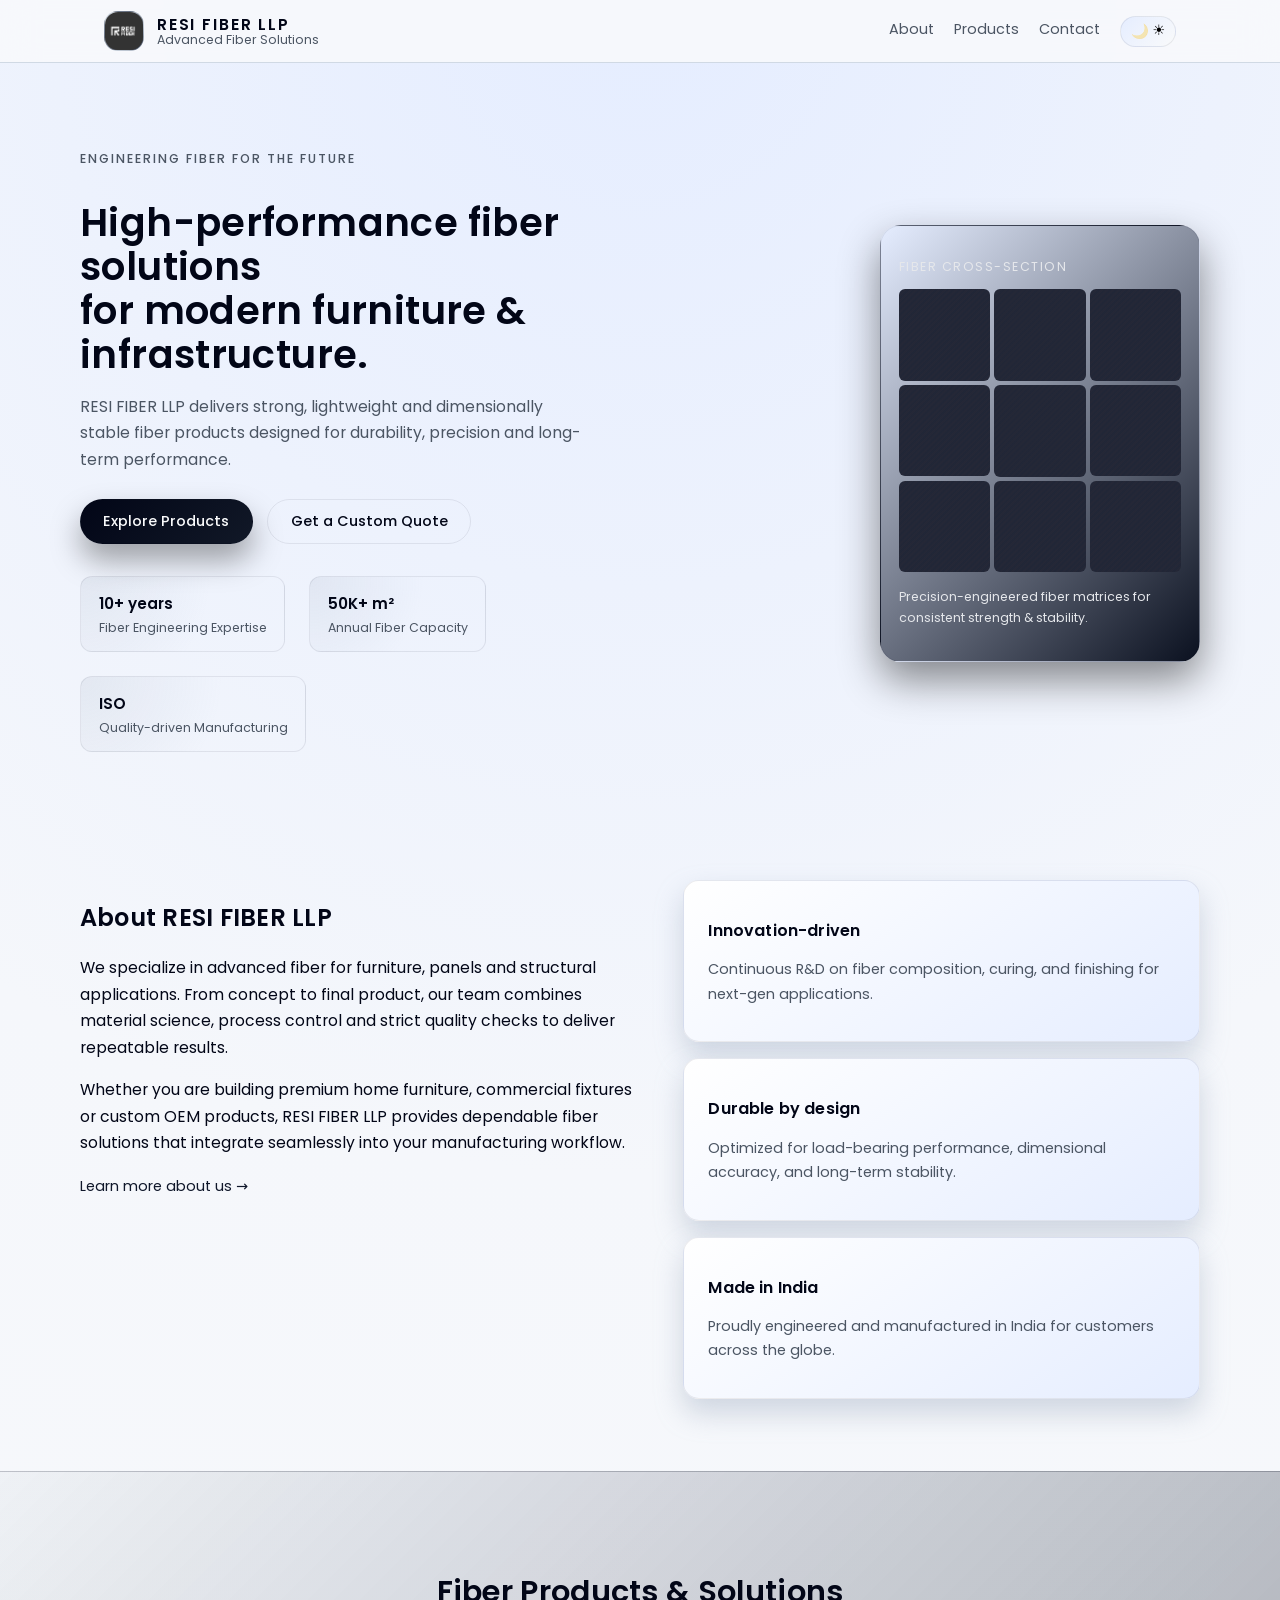
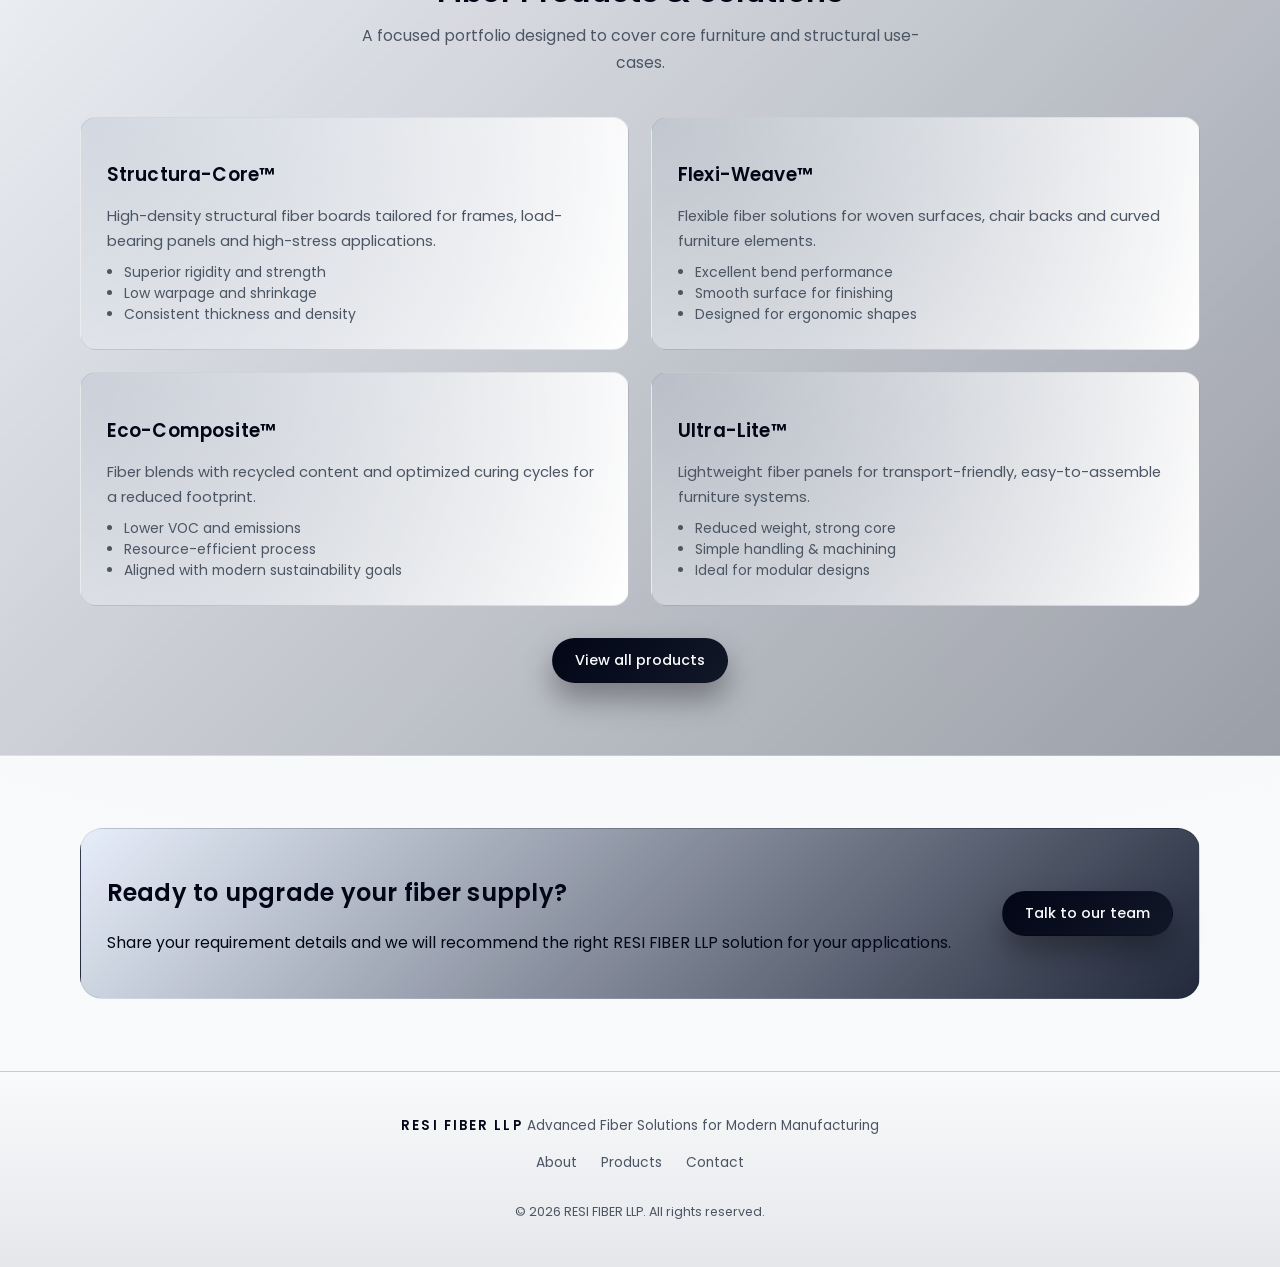
<file: index.html>
<!DOCTYPE html>
<html lang="en" data-page="home">
<head>
  <meta charset="UTF-8" />
  <meta name="viewport" content="width=device-width, initial-scale=1.0" />
  <title>RESI FIBER LLP | Advanced Fiber Solutions</title>
  <link rel="stylesheet" href="styles.css" />
  <link rel="preconnect" href="https://fonts.googleapis.com" />
  <link rel="preconnect" href="https://fonts.gstatic.com" crossorigin />
  <link
    href="https://fonts.googleapis.com/css2?family=Poppins:wght@300;400;500;600;700&display=swap"
    rel="stylesheet"
  />
</head>
<body data-theme="dark">
  <!-- Navbar -->
  <header class="site-header">
    <div class="nav-container">
      <a href="index.html" class="brand">
        <div class="brand-logo">
          <img src="assets/logo.jpg" alt="RESI FIBER LLP Logo" />
        </div>
        <div class="brand-text">
          <span class="brand-title">RESI FIBER LLP</span>
          <span class="brand-subtitle">Advanced Fiber Solutions</span>
        </div>
      </a>

      <button class="nav-toggle" id="navToggle" aria-label="Toggle navigation">
        <span></span><span></span><span></span>
      </button>

      <nav class="nav-links" id="navLinks">
        <a href="about.html">About</a>
        <a href="products.html">Products</a>
        <a href="contact.html">Contact</a>
        <button class="theme-toggle" id="themeToggle" aria-label="Toggle theme">
          <span class="theme-icon theme-icon-moon">🌙</span>
          <span class="theme-icon theme-icon-sun">☀️</span>
        </button>
      </nav>
    </div>
  </header>

  <!-- Hero Section -->
  <main>
    <section class="hero">
      <div class="hero-inner container">
        <div class="hero-copy">
          <p class="eyebrow">ENGINEERING FIBER FOR THE FUTURE</p>
          <h1>
            High-performance fiber solutions<br />
            for modern furniture & infrastructure.
          </h1>
          <p class="hero-subtitle">
            RESI FIBER LLP delivers strong, lightweight and dimensionally stable
            fiber products designed for durability, precision and long-term performance.
          </p>
          <div class="hero-actions">
            <a href="products.html" class="btn btn-primary">Explore Products</a>
            <a href="contact.html#contact-form" class="btn btn-ghost">
              Get a Custom Quote
            </a>
          </div>

          <div class="hero-stats">
            <div class="stat">
              <span class="stat-number">10+ years</span>
              <span class="stat-label">Fiber Engineering Expertise</span>
            </div>
            <div class="stat">
              <span class="stat-number">50K+ m²</span>
              <span class="stat-label">Annual Fiber Capacity</span>
            </div>
            <div class="stat">
              <span class="stat-number">ISO</span>
              <span class="stat-label">Quality-driven Manufacturing</span>
            </div>
          </div>
        </div>

        <div class="hero-visual">
          <div class="hero-card">
            <p class="hero-card-label">Fiber Cross-Section</p>
            <div class="hero-grid">
              <div class="grid-cell"></div>
              <div class="grid-cell"></div>
              <div class="grid-cell"></div>
              <div class="grid-cell"></div>
              <div class="grid-cell"></div>
              <div class="grid-cell"></div>
              <div class="grid-cell"></div>
              <div class="grid-cell"></div>
              <div class="grid-cell"></div>
            </div>
            <p class="hero-card-caption">
              Precision-engineered fiber matrices for consistent strength & stability.
            </p>
          </div>
        </div>
      </div>
    </section>

    <!-- About Teaser -->
    <section class="section section-split container">
      <div class="section-text">
        <h2>About RESI FIBER LLP</h2>
        <p>
          We specialize in advanced fiber for furniture, panels and structural
          applications. From concept to final product, our team combines material
          science, process control and strict quality checks to deliver repeatable results.
        </p>
        <p>
          Whether you are building premium home furniture, commercial fixtures or
          custom OEM products, RESI FIBER LLP provides dependable fiber solutions
          that integrate seamlessly into your manufacturing workflow.
        </p>
        <a href="about.html" class="link-inline">Learn more about us →</a>
      </div>

      <div class="section-card-list">
        <article class="feature-card">
          <h3>Innovation-driven</h3>
          <p>
            Continuous R&amp;D on fiber composition, curing, and finishing for next-gen applications.
          </p>
        </article>

        <article class="feature-card">
          <h3>Durable by design</h3>
          <p>
            Optimized for load-bearing performance, dimensional accuracy, and long-term stability.
          </p>
        </article>

        <article class="feature-card">
          <h3>Made in India</h3>
          <p>
            Proudly engineered and manufactured in India for customers across the globe.
          </p>
        </article>
      </div>
    </section>

    <!-- Product Highlights -->
    <section class="section section-alt">
      <div class="container">
        <div class="section-heading">
          <h2>Fiber Products &amp; Solutions</h2>
          <p>
            A focused portfolio designed to cover core furniture and structural use-cases.
          </p>
        </div>

        <div class="cards-grid">
          <article class="product-card">
            <h3>Structura-Core™</h3>
            <p>
              High-density structural fiber boards tailored for frames, load-bearing panels and
              high-stress applications.
            </p>
            <ul>
              <li>Superior rigidity and strength</li>
              <li>Low warpage and shrinkage</li>
              <li>Consistent thickness and density</li>
            </ul>
          </article>

          <article class="product-card">
            <h3>Flexi-Weave™</h3>
            <p>
              Flexible fiber solutions for woven surfaces, chair backs and curved furniture elements.
            </p>
            <ul>
              <li>Excellent bend performance</li>
              <li>Smooth surface for finishing</li>
              <li>Designed for ergonomic shapes</li>
            </ul>
          </article>

          <article class="product-card">
            <h3>Eco-Composite™</h3>
            <p>
              Fiber blends with recycled content and optimized curing cycles for a reduced footprint.
            </p>
            <ul>
              <li>Lower VOC and emissions</li>
              <li>Resource-efficient process</li>
              <li>Aligned with modern sustainability goals</li>
            </ul>
          </article>

          <article class="product-card">
            <h3>Ultra-Lite™</h3>
            <p>
              Lightweight fiber panels for transport-friendly, easy-to-assemble furniture systems.
            </p>
            <ul>
              <li>Reduced weight, strong core</li>
              <li>Simple handling &amp; machining</li>
              <li>Ideal for modular designs</li>
            </ul>
          </article>
        </div>

        <div class="section-cta">
          <a href="products.html" class="btn btn-primary">View all products</a>
        </div>
      </div>
    </section>

    <!-- CTA -->
    <section class="section">
      <div class="container cta-banner">
        <div>
          <h2>Ready to upgrade your fiber supply?</h2>
          <p>
            Share your requirement details and we will recommend the right
            RESI FIBER LLP solution for your applications.
          </p>
        </div>
        <a href="contact.html#contact-form" class="btn btn-primary">Talk to our team</a>
      </div>
    </section>
  </main>

  <!-- Footer -->
  <footer class="site-footer">
    <div class="container footer-inner">
      <div class="footer-brand">
        <span class="footer-title">RESI FIBER LLP</span>
        <span class="footer-tagline">Advanced Fiber Solutions for Modern Manufacturing</span>
      </div>
      <div class="footer-links">
        <a href="about.html">About</a>
        <a href="products.html">Products</a>
        <a href="contact.html">Contact</a>
      </div>
      <p class="footer-meta">
        © <span id="yearSpan"></span> RESI FIBER LLP. All rights reserved.
      </p>
    </div>
  </footer>

  <script src="script.js"></script>
</body>
</html>
</file>
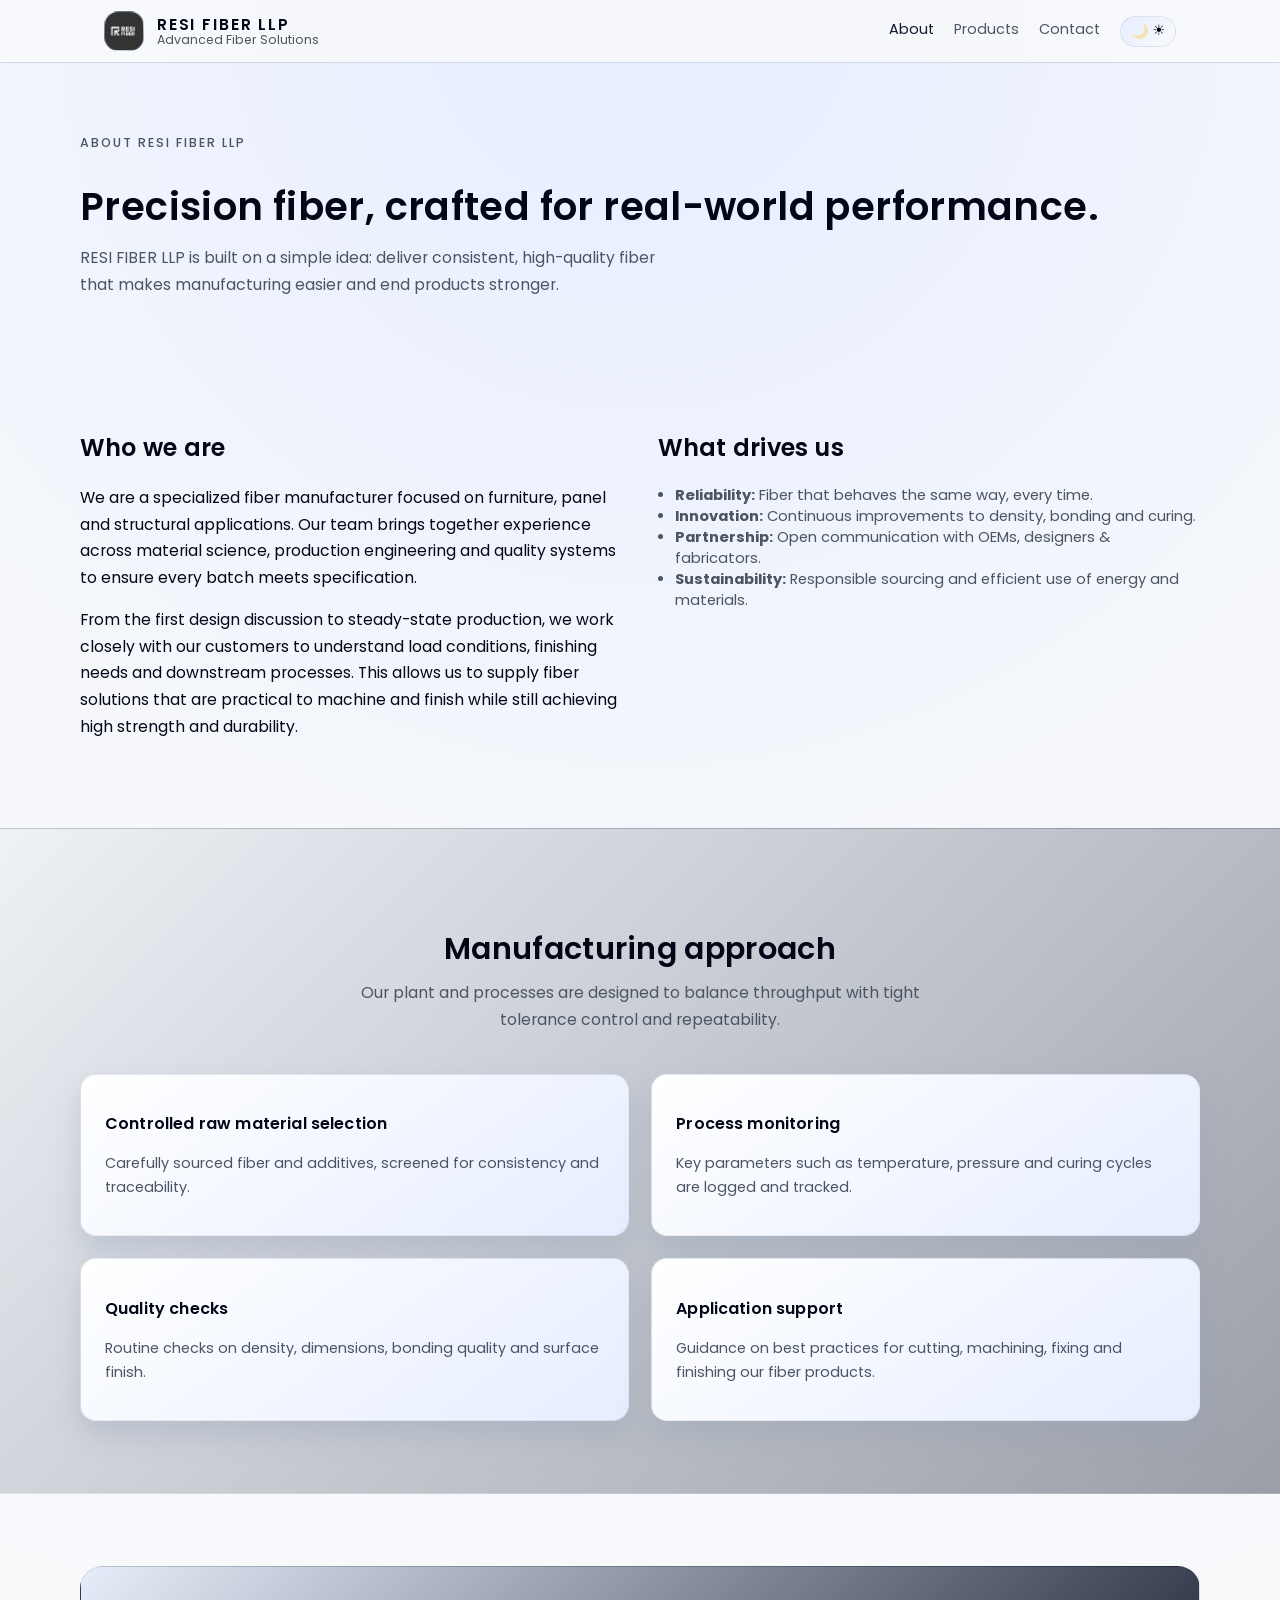
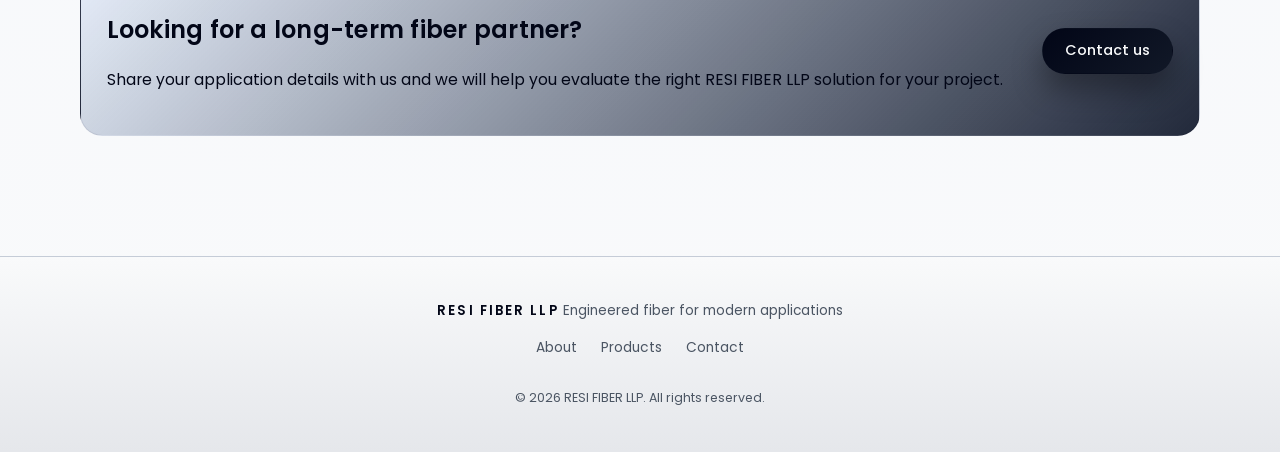
<file: about.html>
<!DOCTYPE html>
<html lang="en" data-page="about">
<head>
  <meta charset="UTF-8" />
  <meta name="viewport" content="width=device-width, initial-scale=1.0" />
  <title>About | RESI FIBER LLP</title>
  <link rel="stylesheet" href="styles.css" />
  <link rel="preconnect" href="https://fonts.googleapis.com" />
  <link rel="preconnect" href="https://fonts.gstatic.com" crossorigin />
  <link
    href="https://fonts.googleapis.com/css2?family=Poppins:wght@300;400;500;600;700&display=swap"
    rel="stylesheet"
  />
</head>
<body data-theme="dark">
  <!-- Navbar -->
  <header class="site-header">
    <div class="nav-container">
      <a href="index.html" class="brand">
        <div class="brand-logo">
          <img src="assets/logo.jpg" alt="RESI FIBER LLP Logo" />
        </div>
        <div class="brand-text">
          <span class="brand-title">RESI FIBER LLP</span>
          <span class="brand-subtitle">Advanced Fiber Solutions</span>
        </div>
      </a>

      <button class="nav-toggle" id="navToggle" aria-label="Toggle navigation">
        <span></span><span></span><span></span>
      </button>

      <nav class="nav-links" id="navLinks">
        <a href="about.html" class="nav-link-active">About</a>
        <a href="products.html">Products</a>
        <a href="contact.html">Contact</a>
        <button class="theme-toggle" id="themeToggle" aria-label="Toggle theme">
          <span class="theme-icon theme-icon-moon">🌙</span>
          <span class="theme-icon theme-icon-sun">☀️</span>
        </button>
      </nav>
    </div>
  </header>

  <main class="page-main">
    <section class="page-hero container">
      <p class="eyebrow">ABOUT RESI FIBER LLP</p>
      <h1>Precision fiber, crafted for real-world performance.</h1>
      <p class="page-hero-subtitle">
        RESI FIBER LLP is built on a simple idea: deliver consistent, high-quality fiber
        that makes manufacturing easier and end products stronger.
      </p>
    </section>

    <section class="section container two-column">
      <div>
        <h2>Who we are</h2>
        <p>
          We are a specialized fiber manufacturer focused on furniture, panel and structural
          applications. Our team brings together experience across material science,
          production engineering and quality systems to ensure every batch meets specification.
        </p>
        <p>
          From the first design discussion to steady-state production, we work closely with
          our customers to understand load conditions, finishing needs and downstream processes.
          This allows us to supply fiber solutions that are practical to machine and finish
          while still achieving high strength and durability.
        </p>
      </div>
      <div>
        <h2>What drives us</h2>
        <ul class="bullet-list">
          <li><strong>Reliability:</strong> Fiber that behaves the same way, every time.</li>
          <li><strong>Innovation:</strong> Continuous improvements to density, bonding and curing.</li>
          <li><strong>Partnership:</strong> Open communication with OEMs, designers &amp; fabricators.</li>
          <li><strong>Sustainability:</strong> Responsible sourcing and efficient use of energy and materials.</li>
        </ul>
      </div>
    </section>

    <section class="section section-alt">
      <div class="container">
        <div class="section-heading">
          <h2>Manufacturing approach</h2>
          <p>
            Our plant and processes are designed to balance throughput with tight tolerance
            control and repeatability.
          </p>
        </div>

        <div class="cards-grid">
          <article class="feature-card">
            <h3>Controlled raw material selection</h3>
            <p>
              Carefully sourced fiber and additives, screened for consistency and traceability.
            </p>
          </article>

          <article class="feature-card">
            <h3>Process monitoring</h3>
            <p>
              Key parameters such as temperature, pressure and curing cycles are logged and tracked.
            </p>
          </article>

          <article class="feature-card">
            <h3>Quality checks</h3>
            <p>
              Routine checks on density, dimensions, bonding quality and surface finish.
            </p>
          </article>

          <article class="feature-card">
            <h3>Application support</h3>
            <p>
              Guidance on best practices for cutting, machining, fixing and finishing our fiber products.
            </p>
          </article>
        </div>
      </div>
    </section>

    <section class="section container">
      <div class="cta-banner">
        <div>
          <h2>Looking for a long-term fiber partner?</h2>
          <p>
            Share your application details with us and we will help you evaluate the
            right RESI FIBER LLP solution for your project.
          </p>
        </div>
        <a href="contact.html" class="btn btn-primary">Contact us</a>
      </div>
    </section>
  </main>

  <footer class="site-footer">
    <div class="container footer-inner">
      <div class="footer-brand">
        <span class="footer-title">RESI FIBER LLP</span>
        <span class="footer-tagline">Engineered fiber for modern applications</span>
      </div>
      <div class="footer-links">
        <a href="about.html">About</a>
        <a href="products.html">Products</a>
        <a href="contact.html">Contact</a>
      </div>
      <p class="footer-meta">
        © <span id="yearSpan"></span> RESI FIBER LLP. All rights reserved.
      </p>
    </div>
  </footer>

  <script src="script.js"></script>
</body>
</html>
</file>
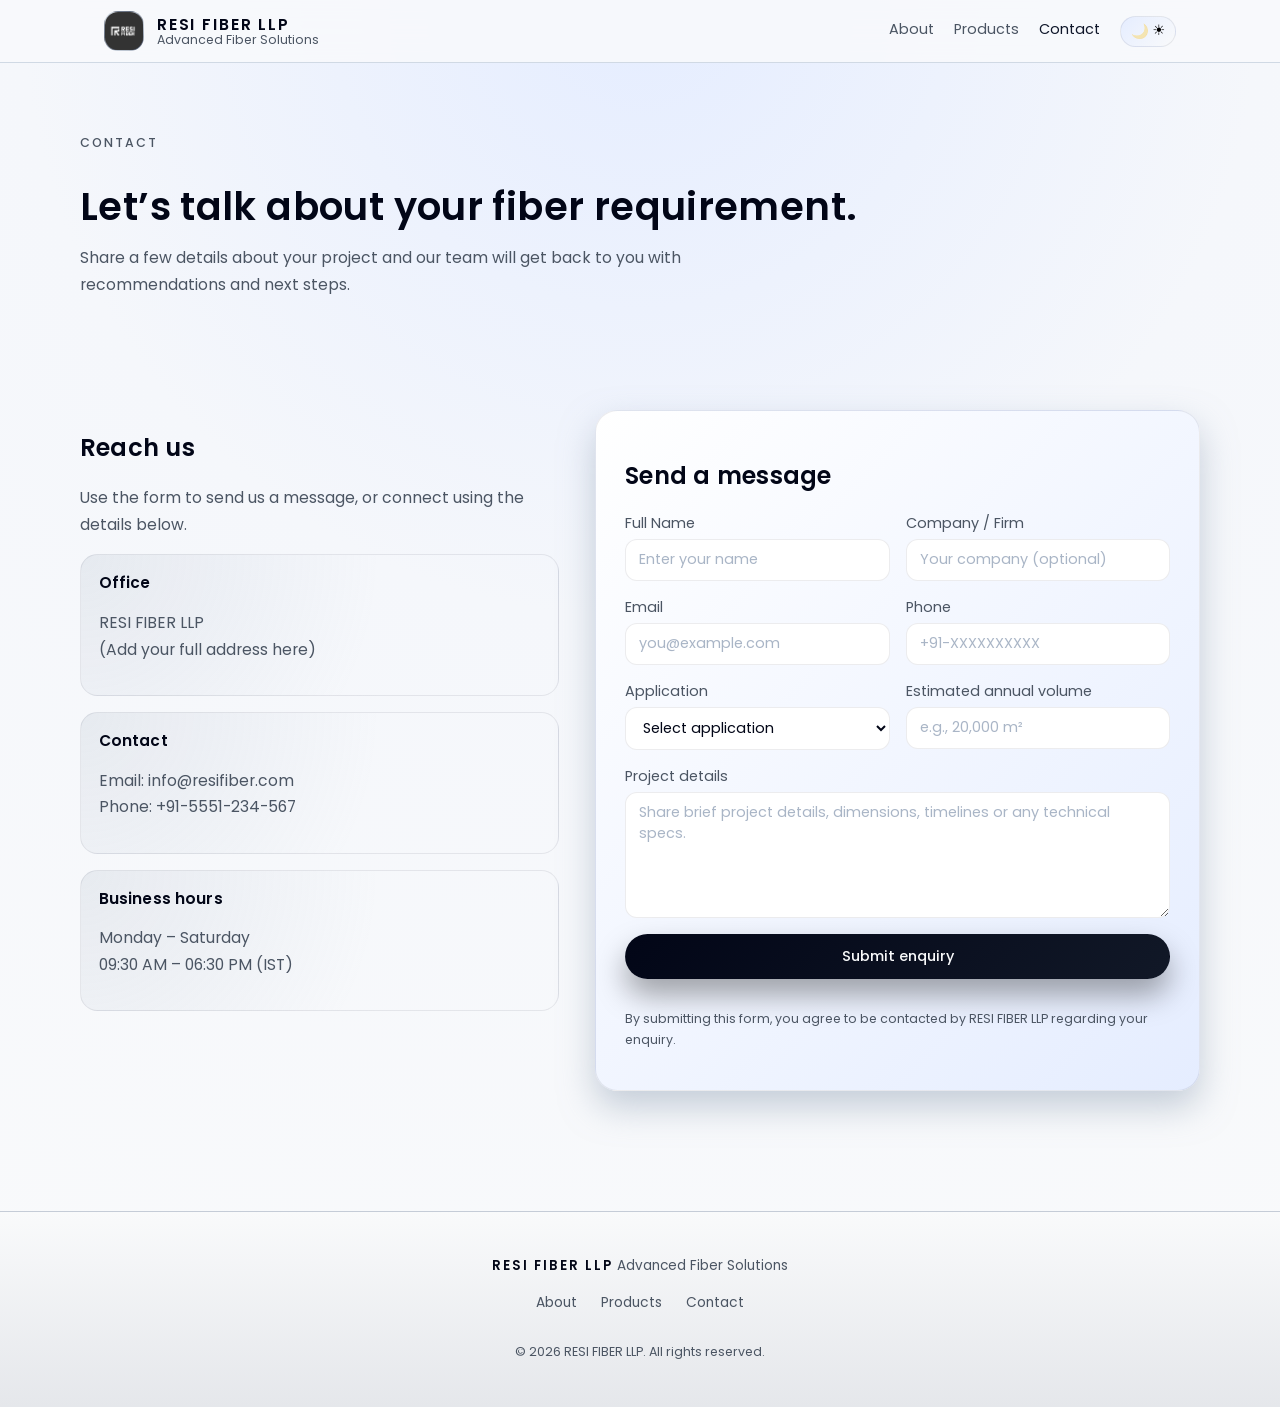
<file: contact.html>
<!DOCTYPE html>
<html lang="en" data-page="contact">
<head>
  <meta charset="UTF-8" />
  <meta name="viewport" content="width=device-width, initial-scale=1.0" />
  <title>Contact | RESI FIBER LLP</title>
  <link rel="stylesheet" href="styles.css" />
  <link rel="preconnect" href="https://fonts.googleapis.com" />
  <link rel="preconnect" href="https://fonts.gstatic.com" crossorigin />
  <link
    href="https://fonts.googleapis.com/css2?family=Poppins:wght@300;400;500;600;700&display=swap"
    rel="stylesheet"
  />
</head>
<body data-theme="dark">
  <!-- Navbar -->
  <header class="site-header">
    <div class="nav-container">
      <a href="index.html" class="brand">
        <div class="brand-logo">
          <img src="assets/logo.jpg" alt="RESI FIBER LLP Logo" />
        </div>
        <div class="brand-text">
          <span class="brand-title">RESI FIBER LLP</span>
          <span class="brand-subtitle">Advanced Fiber Solutions</span>
        </div>
      </a>

      <button class="nav-toggle" id="navToggle" aria-label="Toggle navigation">
        <span></span><span></span><span></span>
      </button>

      <nav class="nav-links" id="navLinks">
        <a href="about.html">About</a>
        <a href="products.html">Products</a>
        <a href="contact.html" class="nav-link-active">Contact</a>
        <button class="theme-toggle" id="themeToggle" aria-label="Toggle theme">
          <span class="theme-icon theme-icon-moon">🌙</span>
          <span class="theme-icon theme-icon-sun">☀️</span>
        </button>
      </nav>
    </div>
  </header>

  <main class="page-main">
    <section class="page-hero container">
      <p class="eyebrow">CONTACT</p>
      <h1>Let’s talk about your fiber requirement.</h1>
      <p class="page-hero-subtitle">
        Share a few details about your project and our team will get back to you
        with recommendations and next steps.
      </p>
    </section>

    <section class="section container contact-layout">
      <div class="contact-info">
        <h2>Reach us</h2>
        <p>
          Use the form to send us a message, or connect using the details below.
        </p>

        <div class="contact-card">
          <h3>Office</h3>
          <p>
            RESI FIBER LLP<br />
            (Add your full address here)
          </p>
        </div>

        <div class="contact-card">
          <h3>Contact</h3>
          <p>
            Email: <a href="mailto:info@resifiber.com">info@resifiber.com</a><br />
            Phone: <a href="tel:+915551234567">+91-5551-234-567</a>
          </p>
        </div>

        <div class="contact-card">
          <h3>Business hours</h3>
          <p>Monday – Saturday<br />09:30 AM – 06:30 PM (IST)</p>
        </div>
      </div>

      <div class="contact-form-wrapper" id="contact-form">
        <h2>Send a message</h2>
        <!-- Static form – you can wire this to backend or services like Formspree -->
        <form class="contact-form" action="mailto:info@resifiber.com" method="post" enctype="text/plain">
          <div class="form-row">
            <div class="form-field">
              <label for="name">Full Name</label>
              <input type="text" id="name" name="name" placeholder="Enter your name" required />
            </div>
            <div class="form-field">
              <label for="company">Company / Firm</label>
              <input type="text" id="company" name="company" placeholder="Your company (optional)" />
            </div>
          </div>

          <div class="form-row">
            <div class="form-field">
              <label for="email">Email</label>
              <input type="email" id="email" name="email" placeholder="you@example.com" required />
            </div>
            <div class="form-field">
              <label for="phone">Phone</label>
              <input type="tel" id="phone" name="phone" placeholder="+91-XXXXXXXXXX" />
            </div>
          </div>

          <div class="form-row">
            <div class="form-field">
              <label for="application">Application</label>
              <select id="application" name="application">
                <option value="">Select application</option>
                <option value="furniture-frames">Furniture frames &amp; structures</option>
                <option value="panels-surfaces">Panels &amp; surfaces</option>
                <option value="decor-elements">Decorative / design elements</option>
                <option value="custom-oem">Custom OEM requirement</option>
              </select>
            </div>
            <div class="form-field">
              <label for="annual-volume">Estimated annual volume</label>
              <input
                type="text"
                id="annual-volume"
                name="annual-volume"
                placeholder="e.g., 20,000 m²"
              />
            </div>
          </div>

          <div class="form-field">
            <label for="message">Project details</label>
            <textarea
              id="message"
              name="message"
              rows="5"
              placeholder="Share brief project details, dimensions, timelines or any technical specs."
              required
            ></textarea>
          </div>

          <button type="submit" class="btn btn-primary">Submit enquiry</button>
          <p class="form-note">
            By submitting this form, you agree to be contacted by RESI FIBER LLP regarding your enquiry.
          </p>
        </form>
      </div>
    </section>
  </main>

  <footer class="site-footer">
    <div class="container footer-inner">
      <div class="footer-brand">
        <span class="footer-title">RESI FIBER LLP</span>
        <span class="footer-tagline">Advanced Fiber Solutions</span>
      </div>
      <div class="footer-links">
        <a href="about.html">About</a>
        <a href="products.html">Products</a>
        <a href="contact.html">Contact</a>
      </div>
      <p class="footer-meta">
        © <span id="yearSpan"></span> RESI FIBER LLP. All rights reserved.
      </p>
    </div>
  </footer>

  <script src="script.js"></script>
</body>
</html>
</file>
<file: styles.css>
/* ========== Root & Theme Tokens ========== */
:root {
  --font-main: "Poppins", system-ui, -apple-system, BlinkMacSystemFont, "Segoe UI",
    sans-serif;
  --radius-lg: 1rem;
  --radius-md: 0.75rem;
  --radius-pill: 999px;
  --shadow-soft: 0 18px 40px rgba(0, 0, 0, 0.45);
  --transition-fast: 0.2s ease;
}

/* Dark mode (default) inspired by logo */
body[data-theme="dark"] {
  --bg: #050507;
  --bg-elevated: #111217;
  --bg-subtle: #181924;
  --text-main: #f9fafb;
  --text-muted: #9ca3af;
  --accent: #ffffff;
  --accent-soft: #e5e7eb;
  --border-subtle: rgba(255, 255, 255, 0.07);
}

/* Light mode */
body[data-theme="light"] {
  --bg: #f5f7fb;
  --bg-elevated: #ffffff;
  --bg-subtle: #e5e7f0;
  --text-main: #020617;
  --text-muted: #4b5563;
  --accent: #020617;
  --accent-soft: #0f172a;
  --border-subtle: rgba(15, 23, 42, 0.08);
}

/* ========== Global Reset ========== */
*,
*::before,
*::after {
  box-sizing: border-box;
}

html,
body {
  margin: 0;
  padding: 0;
}

body {
  min-height: 100vh;
  font-family: var(--font-main);
  background: radial-gradient(circle at top, #1e1f2c 0, var(--bg) 42%, #020208 100%);
  color: var(--text-main);
  -webkit-font-smoothing: antialiased;
}

/* Background in light mode */
body[data-theme="light"] {
  background: radial-gradient(circle at top, #e5edff 0, var(--bg) 40%, #f9fafb 100%);
}

img {
  max-width: 100%;
  display: block;
}

a {
  color: inherit;
  text-decoration: none;
}

button {
  font-family: inherit;
}

/* ========== Layout Helpers ========== */
.container {
  width: min(1120px, 100% - 3rem);
  margin-inline: auto;
}

.section {
  padding: 4.5rem 0;
}

.section-alt {
  background: linear-gradient(
    135deg,
    rgba(148, 163, 184, 0.08),
    rgba(15, 23, 42, 0.4)
  );
  border-top: 1px solid var(--border-subtle);
  border-bottom: 1px solid var(--border-subtle);
}

.section-heading {
  text-align: center;
  margin-bottom: 2.5rem;
}

.section-heading h2 {
  font-size: clamp(1.9rem, 2.2vw, 2.2rem);
  margin-bottom: 0.5rem;
}

.section-heading p {
  color: var(--text-muted);
  max-width: 36rem;
  margin: 0.25rem auto 0;
}

/* ========== Typography ========== */
h1,
h2,
h3,
h4 {
  font-weight: 600;
  letter-spacing: 0.01em;
}

h1 {
  font-size: clamp(2.1rem, 3vw, 2.8rem);
  line-height: 1.15;
  margin-bottom: 1rem;
}

p {
  line-height: 1.7;
  font-size: 0.98rem;
}

.eyebrow {
  font-size: 0.78rem;
  letter-spacing: 0.16em;
  text-transform: uppercase;
  font-weight: 500;
  color: var(--text-muted);
  margin-bottom: 0.75rem;
}

.link-inline {
  display: inline-flex;
  align-items: center;
  gap: 0.25rem;
  font-size: 0.9rem;
  color: var(--accent-soft);
}

/* ========== Buttons ========== */
.btn {
  display: inline-flex;
  align-items: center;
  justify-content: center;
  padding: 0.7rem 1.4rem;
  border-radius: var(--radius-pill);
  border: 1px solid transparent;
  font-size: 0.9rem;
  font-weight: 500;
  cursor: pointer;
  transition: background var(--transition-fast), color var(--transition-fast),
    box-shadow var(--transition-fast), transform var(--transition-fast),
    border-color var(--transition-fast);
  white-space: nowrap;
}

.btn-primary {
  background: linear-gradient(135deg, #ffffff, #d1d5db);
  color: #020617;
  box-shadow: 0 16px 30px rgba(0, 0, 0, 0.35);
}

body[data-theme="light"] .btn-primary {
  background: linear-gradient(135deg, #020617, #111827);
  color: #f9fafb;
}

.btn-primary:hover {
  transform: translateY(-1px);
  box-shadow: 0 18px 40px rgba(0, 0, 0, 0.45);
}

.btn-ghost {
  border-color: var(--border-subtle);
  background: transparent;
  color: var(--text-main);
}

.btn-ghost:hover {
  background: rgba(148, 163, 184, 0.13);
}

/* ========== Header / Navbar ========== */
.site-header {
  position: sticky;
  top: 0;
  z-index: 40;
  backdrop-filter: blur(18px);
  background: linear-gradient(
      to bottom,
      rgba(3, 7, 18, 0.88),
      rgba(3, 7, 18, 0.65),
      transparent
    ),
    transparent;
  border-bottom: 1px solid rgba(148, 163, 184, 0.28);
}

body[data-theme="light"] .site-header {
  background: rgba(248, 250, 252, 0.86);
  border-bottom-color: rgba(203, 213, 225, 0.9);
}

.nav-container {
  display: flex;
  align-items: center;
  justify-content: space-between;
  padding: 0.7rem 1.5rem;
  max-width: 1120px;
  margin-inline: auto;
  gap: 1.25rem;
}

.brand {
  display: flex;
  align-items: center;
  gap: 0.8rem;
}

.brand-logo {
  width: 40px;
  height: 40px;
  border-radius: 14px;
  background: radial-gradient(circle at 20% 0, #f9fafb 0, #e5e7eb 32%, #020617 100%);
  display: flex;
  align-items: center;
  justify-content: center;
  overflow: hidden;
  border: 1px solid rgba(148, 163, 184, 0.5);
}

.brand-logo img {
  width: 100%;
  height: 100%;
  object-fit: cover;
}

.brand-text {
  display: flex;
  flex-direction: column;
  line-height: 1.1;
}

.brand-title {
  font-size: 0.98rem;
  font-weight: 600;
  letter-spacing: 0.12em;
  text-transform: uppercase;
}

.brand-subtitle {
  font-size: 0.78rem;
  color: var(--text-muted);
}

/* Nav links */
.nav-links {
  display: flex;
  align-items: center;
  gap: 1.25rem;
}

.nav-links a {
  font-size: 0.9rem;
  color: var(--text-muted);
  padding-bottom: 0.1rem;
  border-bottom: 2px solid transparent;
}

.nav-links a:hover {
  color: var(--accent-soft);
}

.nav-link-active {
  color: var(--accent-soft) !important;
  border-bottom-color: rgba(148, 163, 184, 0.9);
}

/* Theme toggle */
.theme-toggle {
  border-radius: var(--radius-pill);
  border: 1px solid var(--border-subtle);
  padding: 0.25rem 0.6rem;
  background: radial-gradient(circle at 0 0, #1f2937 0, #020617 60%);
  display: inline-flex;
  align-items: center;
  gap: 0.25rem;
  cursor: pointer;
}

body[data-theme="light"] .theme-toggle {
  background: linear-gradient(135deg, #e5edff, #f9fafb);
}

.theme-icon {
  font-size: 0.9rem;
  opacity: 0.35;
  transition: opacity 0.18s ease, transform 0.18s ease;
}

body[data-theme="dark"] .theme-icon-moon {
  opacity: 1;
  transform: translateY(-1px);
}

body[data-theme="light"] .theme-icon-sun {
  opacity: 1;
  transform: translateY(-1px);
}

/* Mobile nav toggle */
.nav-toggle {
  display: none;
  flex-direction: column;
  gap: 4px;
  width: 32px;
  height: 28px;
  border-radius: 999px;
  border: 1px solid var(--border-subtle);
  background: rgba(15, 23, 42, 0.85);
  justify-content: center;
  align-items: center;
  padding: 0;
  cursor: pointer;
}

body[data-theme="light"] .nav-toggle {
  background: rgba(248, 250, 252, 0.98);
}

.nav-toggle span {
  width: 16px;
  height: 1.5px;
  border-radius: 999px;
  background: var(--accent-soft);
  transition: transform 0.18s ease, opacity 0.18s ease;
}

/* ========== Hero (Home) ========== */
.hero {
  padding: 4.5rem 0 3.5rem;
}

.hero-inner {
  display: grid;
  grid-template-columns: minmax(0, 1.2fr) minmax(0, 1fr);
  gap: 3rem;
  align-items: center;
}

.hero-subtitle {
  color: var(--text-muted);
  max-width: 32rem;
}

.hero-actions {
  display: flex;
  flex-wrap: wrap;
  gap: 0.9rem;
  margin: 1.6rem 0 2rem;
}

.hero-stats {
  display: flex;
  flex-wrap: wrap;
  gap: 1.5rem;
}

.stat {
  padding: 0.9rem 1.1rem;
  border-radius: var(--radius-md);
  border: 1px solid var(--border-subtle);
  background: radial-gradient(circle at 0 0, rgba(148, 163, 184, 0.15), transparent 60%);
}

.stat-number {
  display: block;
  font-weight: 600;
  font-size: 0.95rem;
}

.stat-label {
  display: block;
  color: var(--text-muted);
  font-size: 0.78rem;
  margin-top: 0.25rem;
}

/* Right hero visual */
.hero-visual {
  display: flex;
  justify-content: flex-end;
}

.hero-card {
  width: 100%;
  max-width: 320px;
  border-radius: 1.3rem;
  border: 1px solid var(--border-subtle);
  padding: 1.1rem 1.1rem 1.3rem;
  background: radial-gradient(circle at 0 0, #1f2937 0, #020617 52%, #020617 100%);
  box-shadow: var(--shadow-soft);
}

body[data-theme="light"] .hero-card {
  background: linear-gradient(135deg, #e5edff, #0b1120);
}

.hero-card-label {
  font-size: 0.78rem;
  text-transform: uppercase;
  letter-spacing: 0.12em;
  color: #e5e7eb;
  margin-bottom: 0.75rem;
}

.hero-grid {
  display: grid;
  grid-template-columns: repeat(3, minmax(0, 1fr));
  gap: 4px;
  margin-bottom: 0.85rem;
}

.grid-cell {
  aspect-ratio: 1 / 1;
  border-radius: 6px;
  background: repeating-linear-gradient(
      135deg,
      rgba(243, 244, 246, 0.14),
      rgba(243, 244, 246, 0.14) 2px,
      rgba(107, 114, 128, 0.3) 2px,
      rgba(107, 114, 128, 0.3) 4px
    ),
    #020617;
}

.hero-card-caption {
  font-size: 0.78rem;
  color: #e5e7eb;
}

/* ========== Sections / Cards ========== */
.section-split {
  display: grid;
  grid-template-columns: minmax(0, 1.2fr) minmax(0, 1.1fr);
  gap: 2.5rem;
  align-items: flex-start;
}

.section-text p + p {
  margin-top: 0.6rem;
}

.section-card-list {
  display: grid;
  gap: 1rem;
}

.feature-card {
  background: linear-gradient(145deg, var(--bg-elevated), rgba(15, 23, 42, 0.92));
  border-radius: var(--radius-lg);
  border: 1px solid var(--border-subtle);
  padding: 1.3rem 1.5rem;
  box-shadow: 0 12px 26px rgba(15, 23, 42, 0.55);
}

body[data-theme="light"] .feature-card {
  background: linear-gradient(145deg, #ffffff, #e5edff);
  box-shadow: 0 14px 28px rgba(148, 163, 184, 0.4);
}

.feature-card h3 {
  font-size: 1rem;
  margin-bottom: 0.4rem;
}

.feature-card p {
  font-size: 0.9rem;
  color: var(--text-muted);
}

/* Product cards */
.cards-grid {
  display: grid;
  grid-template-columns: repeat(2, minmax(0, 1fr));
  gap: 1.4rem;
}

.product-card {
  background: radial-gradient(circle at 0 0, rgba(148, 163, 184, 0.18), var(--bg-elevated));
  border-radius: var(--radius-lg);
  border: 1px solid var(--border-subtle);
  padding: 1.5rem 1.6rem;
}

.product-card h3 {
  margin-bottom: 0.5rem;
}

.product-card p {
  color: var(--text-muted);
  font-size: 0.92rem;
  margin-bottom: 0.5rem;
}

.product-card ul {
  padding-left: 1.1rem;
  margin: 0;
  list-style: disc;
  font-size: 0.87rem;
  color: var(--text-muted);
}

.section-cta {
  margin-top: 2rem;
  text-align: center;
}

/* CTA Banner */
.cta-banner {
  padding: 1.6rem 1.6rem;
  border-radius: 1.4rem;
  border: 1px solid var(--border-subtle);
  background: linear-gradient(
    135deg,
    rgba(59, 130, 246, 0.09),
    rgba(15, 23, 42, 0.92)
  );
  display: flex;
  flex-wrap: wrap;
  gap: 1.4rem;
  align-items: center;
  justify-content: space-between;
}

/* ========== Page specific layouts ========== */
.page-main {
  padding-bottom: 3rem;
}

.page-hero {
  padding: 3.5rem 0 1.5rem;
}

.page-hero-subtitle {
  color: var(--text-muted);
  max-width: 38rem;
}

/* About page two column */
.two-column {
  display: grid;
  grid-template-columns: repeat(2, minmax(0, 1fr));
  gap: 2.2rem;
}

.bullet-list {
  padding-left: 1.1rem;
  margin: 0.4rem 0 0;
  list-style: disc;
  color: var(--text-muted);
  font-size: 0.92rem;
}

/* Products page */
.product-layout {
  display: grid;
  gap: 1.5rem;
}

.product-detail {
  border-radius: 1.3rem;
  border: 1px solid var(--border-subtle);
  padding: 1.6rem 1.7rem 1.4rem;
  background: linear-gradient(
    145deg,
    rgba(15, 23, 42, 0.9),
    rgba(15, 23, 42, 0.96)
  );
}

body[data-theme="light"] .product-detail {
  background: linear-gradient(145deg, #ffffff, #e5edff);
}

.product-detail h2 {
  margin-bottom: 0.4rem;
}

.product-detail p {
  color: var(--text-muted);
  margin-bottom: 0.8rem;
}

.product-meta {
  display: grid;
  grid-template-columns: repeat(2, minmax(0, 1fr));
  gap: 1.4rem;
}

.product-meta h4 {
  margin: 0 0 0.3rem;
  font-size: 0.92rem;
}

/* Contact page */
.contact-layout {
  display: grid;
  grid-template-columns: minmax(0, 0.95fr) minmax(0, 1.2fr);
  gap: 2.3rem;
  align-items: flex-start;
}

.contact-info p {
  color: var(--text-muted);
}

.contact-card {
  border-radius: 1.1rem;
  border: 1px solid var(--border-subtle);
  padding: 1rem 1.1rem;
  background: radial-gradient(circle at 0 0, rgba(148, 163, 184, 0.16), transparent 60%);
  margin-top: 1rem;
}

.contact-card h3 {
  margin: 0 0 0.35rem;
  font-size: 0.96rem;
}

/* Contact form */
.contact-form-wrapper {
  border-radius: 1.4rem;
  border: 1px solid var(--border-subtle);
  padding: 1.7rem 1.8rem;
  background: radial-gradient(circle at 0 0, rgba(148, 163, 184, 0.14), var(--bg-elevated));
  box-shadow: 0 18px 40px rgba(0, 0, 0, 0.45);
}

body[data-theme="light"] .contact-form-wrapper {
  background: linear-gradient(135deg, #ffffff, #e5edff);
  box-shadow: 0 16px 34px rgba(148, 163, 184, 0.5);
}

.contact-form {
  display: flex;
  flex-direction: column;
  gap: 1rem;
  margin-top: 0.9rem;
}

.form-row {
  display: grid;
  grid-template-columns: repeat(2, minmax(0, 1fr));
  gap: 1rem;
}

.form-field {
  display: flex;
  flex-direction: column;
  gap: 0.3rem;
  font-size: 0.9rem;
}

.form-field label {
  color: var(--text-muted);
}

input,
select,
textarea {
  border-radius: 0.75rem;
  border: 1px solid var(--border-subtle);
  padding: 0.6rem 0.8rem;
  background: rgba(15, 23, 42, 0.7);
  color: var(--text-main);
  font-family: inherit;
  font-size: 0.9rem;
  outline: none;
  transition: border-color 0.18s ease, box-shadow 0.18s ease,
    background 0.18s ease;
}

body[data-theme="light"] input,
body[data-theme="light"] select,
body[data-theme="light"] textarea {
  background: #ffffff;
}

input::placeholder,
textarea::placeholder {
  color: rgba(148, 163, 184, 0.8);
}

input:focus,
select:focus,
textarea:focus {
  border-color: rgba(129, 140, 248, 0.9);
  box-shadow: 0 0 0 1px rgba(129, 140, 248, 0.7);
}

.form-note {
  font-size: 0.78rem;
  color: var(--text-muted);
}

/* ========== Footer ========== */
.site-footer {
  padding: 2.5rem 0 2rem;
  border-top: 1px solid rgba(148, 163, 184, 0.4);
  background: radial-gradient(circle at top, #020617 0, #020617 65%, #000000 100%);
}

body[data-theme="light"] .site-footer {
  background: linear-gradient(180deg, #f9fafb, #e5e7eb);
}

.footer-inner {
  display: flex;
  flex-direction: column;
  gap: 1rem;
  text-align: center;
}

.footer-title {
  font-weight: 600;
  letter-spacing: 0.16em;
  text-transform: uppercase;
  font-size: 0.82rem;
}

.footer-tagline {
  font-size: 0.85rem;
  color: var(--text-muted);
}

.footer-links {
  display: flex;
  gap: 1.5rem;
  justify-content: center;
  font-size: 0.86rem;
}

.footer-links a {
  color: var(--text-muted);
}

.footer-links a:hover {
  color: var(--accent-soft);
}

.footer-meta {
  font-size: 0.78rem;
  color: var(--text-muted);
}

/* ========== Responsive ========== */
@media (max-width: 900px) {
  .hero-inner,
  .section-split,
  .two-column,
  .cards-grid,
  .product-meta,
  .contact-layout {
    grid-template-columns: 1fr;
  }

  .hero-visual {
    justify-content: flex-start;
  }

  .cta-banner {
    align-items: flex-start;
  }
}

@media (max-width: 768px) {
  .nav-toggle {
    display: flex;
  }

  .nav-links {
    position: absolute;
    top: 100%;
    inset-inline: 0;
    padding: 0.75rem 1.5rem 1rem;
    background: rgba(3, 7, 18, 0.96);
    display: flex;
    flex-direction: column;
    gap: 0.75rem;
    transform-origin: top center;
    transform: scaleY(0.3);
    opacity: 0;
    pointer-events: none;
    transition: transform 0.18s ease, opacity 0.18s ease;
  }

  body[data-theme="light"] .nav-links {
    background: rgba(248, 250, 252, 0.98);
  }

  .nav-links.nav-open {
    transform: scaleY(1);
    opacity: 1;
    pointer-events: auto;
  }

  .hero {
    padding-top: 3.2rem;
  }

  .section {
    padding: 3.2rem 0;
  }

  .cards-grid {
    grid-template-columns: 1fr;
  }

  .form-row {
    grid-template-columns: 1fr;
  }

  .contact-form-wrapper {
    padding: 1.4rem 1.3rem;
  }
}

@media (max-width: 520px) {
  .nav-container {
    padding-inline: 1rem;
  }

  .hero-stats {
    gap: 0.9rem;
  }

  .stat {
    flex: 1 1 45%;
  }

  .cta-banner {
    padding: 1.2rem 1.1rem;
  }
}

/* Products page – portfolio style grid */
.product-card-grid {
  display: grid;
  grid-template-columns: repeat(3, minmax(0, 1fr));
  gap: 1.5rem;
  margin-top: 2rem;
}

.product-gallery-card {
  border-radius: 1.2rem;
  overflow: hidden;
  background: var(--bg-elevated);
  border: 1px solid var(--border-subtle);
  box-shadow: 0 14px 28px rgba(15, 23, 42, 0.45);
  display: flex;
  flex-direction: column;
  min-height: 260px;
}

body[data-theme="light"] .product-gallery-card {
  background: #fdfaf6;
  box-shadow: 0 16px 32px rgba(148, 163, 184, 0.4);
}

.product-card-image {
  background: #d9c5b4; /* similar to screenshot */
  height: 150px;
  overflow: hidden;
}

.product-card-image img {
  width: 100%;
  height: 100%;
  object-fit: cover;
  display: block;
}

.product-card-body {
  padding: 1.2rem 1.3rem 1.3rem;
  display: flex;
  flex-direction: column;
  gap: 0.45rem;
}

.card-note {
  font-size: 0.8rem;
  letter-spacing: 0.14em;
  text-transform: uppercase;
  color: var(--text-muted);
  margin: 0;
}

.product-card-body h3 {
  margin: 0;
  font-size: 1rem;
}

.product-card-body p {
  font-size: 0.9rem;
  color: var(--text-muted);
}

.product-tags {
  margin-top: 0.4rem;
  display: flex;
  flex-wrap: wrap;
  gap: 0.4rem;
}

/* Tag pill like the screenshot */
.tag-pill {
  font-size: 0.75rem;
  padding: 0.2rem 0.6rem;
  border-radius: 999px;
  background: rgba(148, 163, 184, 0.2);
  color: var(--text-main);
  border: 1px solid rgba(148, 163, 184, 0.4);
}

body[data-theme="light"] .tag-pill {
  background: #efe0cf;
  color: #4b3b2b;
  border-color: #e2cdb4;
}

/* Responsive grid */
@media (max-width: 1024px) {
  .product-card-grid {
    grid-template-columns: repeat(2, minmax(0, 1fr));
  }
}

@media (max-width: 700px) {
  .product-card-grid {
    grid-template-columns: 1fr;
  }
}
</file>
